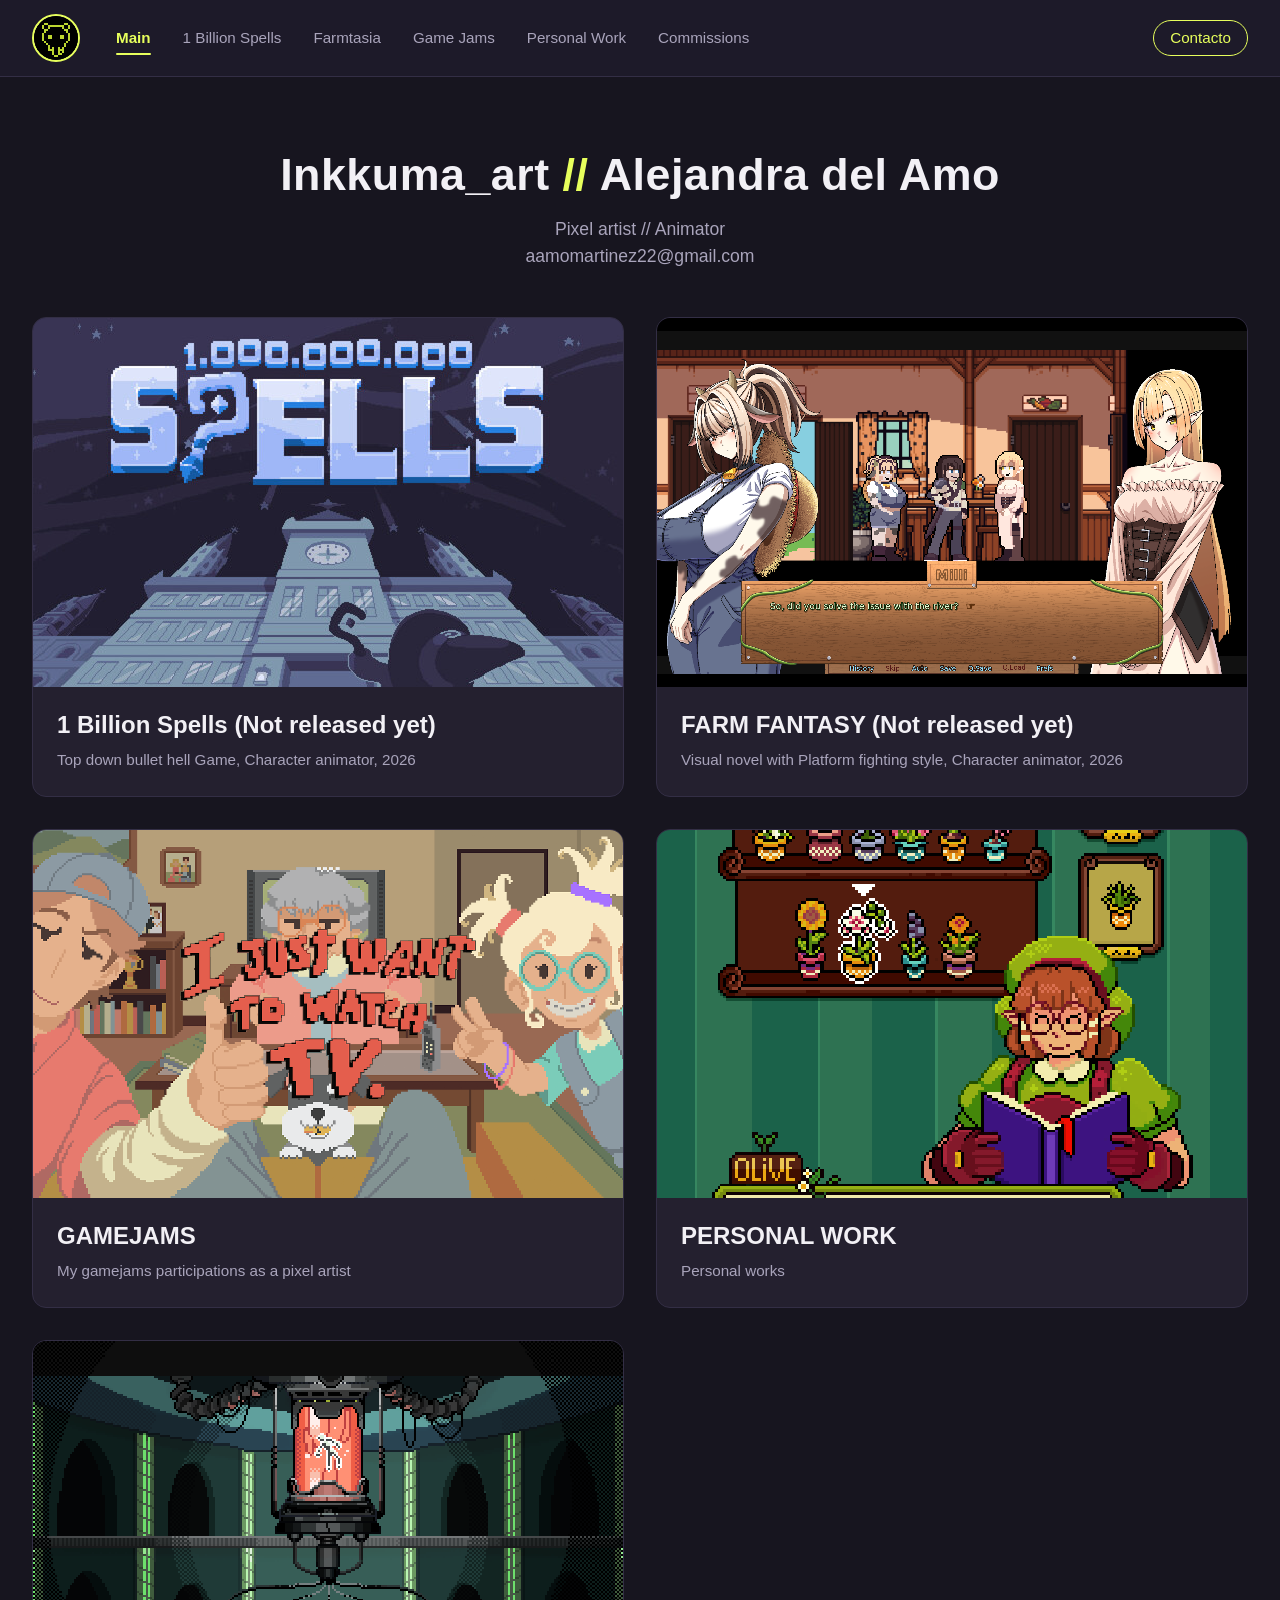
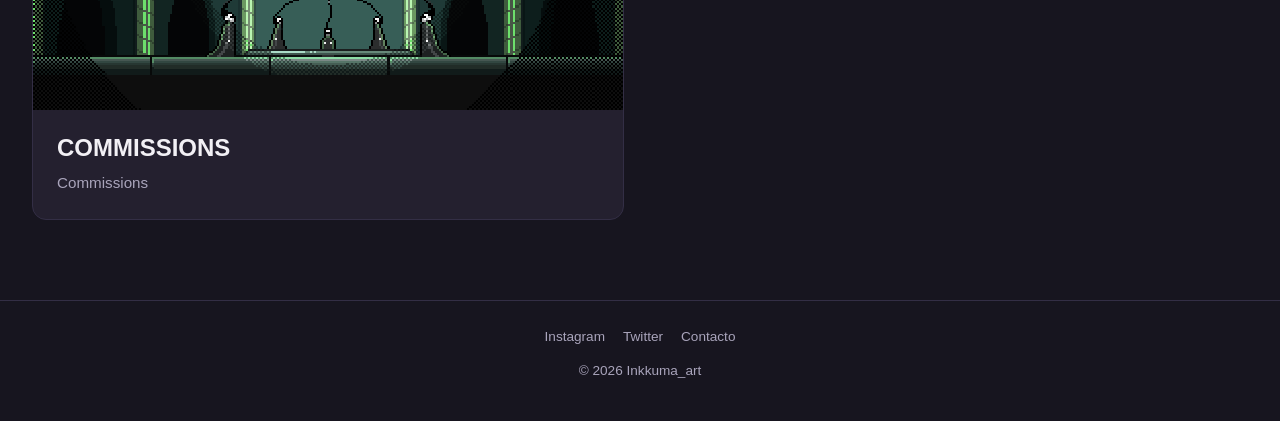
<file: index.html>
<!DOCTYPE html>
<html lang="es">
<head>
  <meta charset="UTF-8" />
  <meta name="viewport" content="width=device-width, initial-scale=1" />
  <title>Alejandra del Amo - Portafolio</title>
  <meta name="description" content="Portafolio de Alejandra del Amo (Inkkuma_art): pixel artist y animadora." />
  <link rel="stylesheet" href="css/style.css" />
  <link rel="icon" type="image/png" href="images/FAVICON.png" />
</head>
<body>

  <header class="site-header">
    <a class="logo" href="index.html">
      <img src="images/LOGO.png" alt="Logo de Inkkuma" />
    </a>
    <nav class="main-nav">
      <a href="index.html" class="active" aria-current="page">Main</a>
      <a href="1Billion.html">1 Billion Spells</a>
      <a href="farmtasia.html">Farmtasia</a>
      <a href="Gamejams.html">Game Jams</a>
      <a href="PersonalWork.html">Personal Work</a>
      <a href="Commissions.html">Commissions</a>
    </nav>
    <a class="contact-link" href="mailto:aamomartinez22@gmail.com">Contacto</a>
  </header>

  <section class="hero">
    <h1>Inkkuma_art <span class="slash">//</span> Alejandra del Amo</h1>
    <p>Pixel artist // Animator</p>
    <p>aamomartinez22@gmail.com</p>
  </section>

  <section class="project-grid">

    <a class="project-card" href="1Billion.html">
      <div class="cover"><img src="images/PORTADA 1 BILLION.jpg" alt="Farmtasia" /></div>
      <div class="card-body">
        <h2>1 Billion Spells (Not released yet)</h2>
        <p class="role">Top down bullet hell Game, Character animator, 2026</p>
      </div>
    </a>
    
    <a class="project-card" href="farmtasia.html">
      <div class="cover"><img src="images/F_CAP_1.png" alt="Farmtasia" /></div>
      <div class="card-body">
        <h2>FARM FANTASY (Not released yet)</h2>
        <p class="role">Visual novel with Platform fighting style, Character animator, 2026</p>
      </div>
    </a>

    <a class="project-card" href="Gamejams.html">
      <div class="cover"><img src="images/TV_PORTADA.png" alt="GAMEJAMS" /></div>
      <div class="card-body">
        <h2>GAMEJAMS</h2>
        <p class="role">My gamejams participations as a pixel artist</p>
      </div>
    </a>

    <a class="project-card" href="PersonalWork.html">
      <!-- La portada original estaba vacía (images/). Cambia este archivo por tu portada. -->
      <div class="cover"><img src="images/Portada_Olive.png" alt="Personal work" /></div>
      <div class="card-body">
        <h2>PERSONAL WORK</h2>
        <p class="role">Personal works</p>
      </div>
    </a>
    
    <a class="project-card" href="Commissions.html">
    
      <div class="cover"><img src="images/Animación_Pixel-export.gif" alt="Commiissions" /></div>
      <div class="card-body">
        <h2>COMMISSIONS</h2>
        <p class="role">Commissions</p>
      </div>
    </a>

  </section>

  <footer class="site-footer">
    <div class="socials">
      <a href="https://www.instagram.com/inkkuma_art/" target="_blank" rel="noopener">Instagram</a>
      <a href="https://twitter.com/" target="_blank" rel="noopener">Twitter</a>
      <a href="mailto:tu-correo@ejemplo.com">Contacto</a>
    </div>
    <p>&copy; 2026 Inkkuma_art</p>
  </footer>

</body>
</html>
</file>
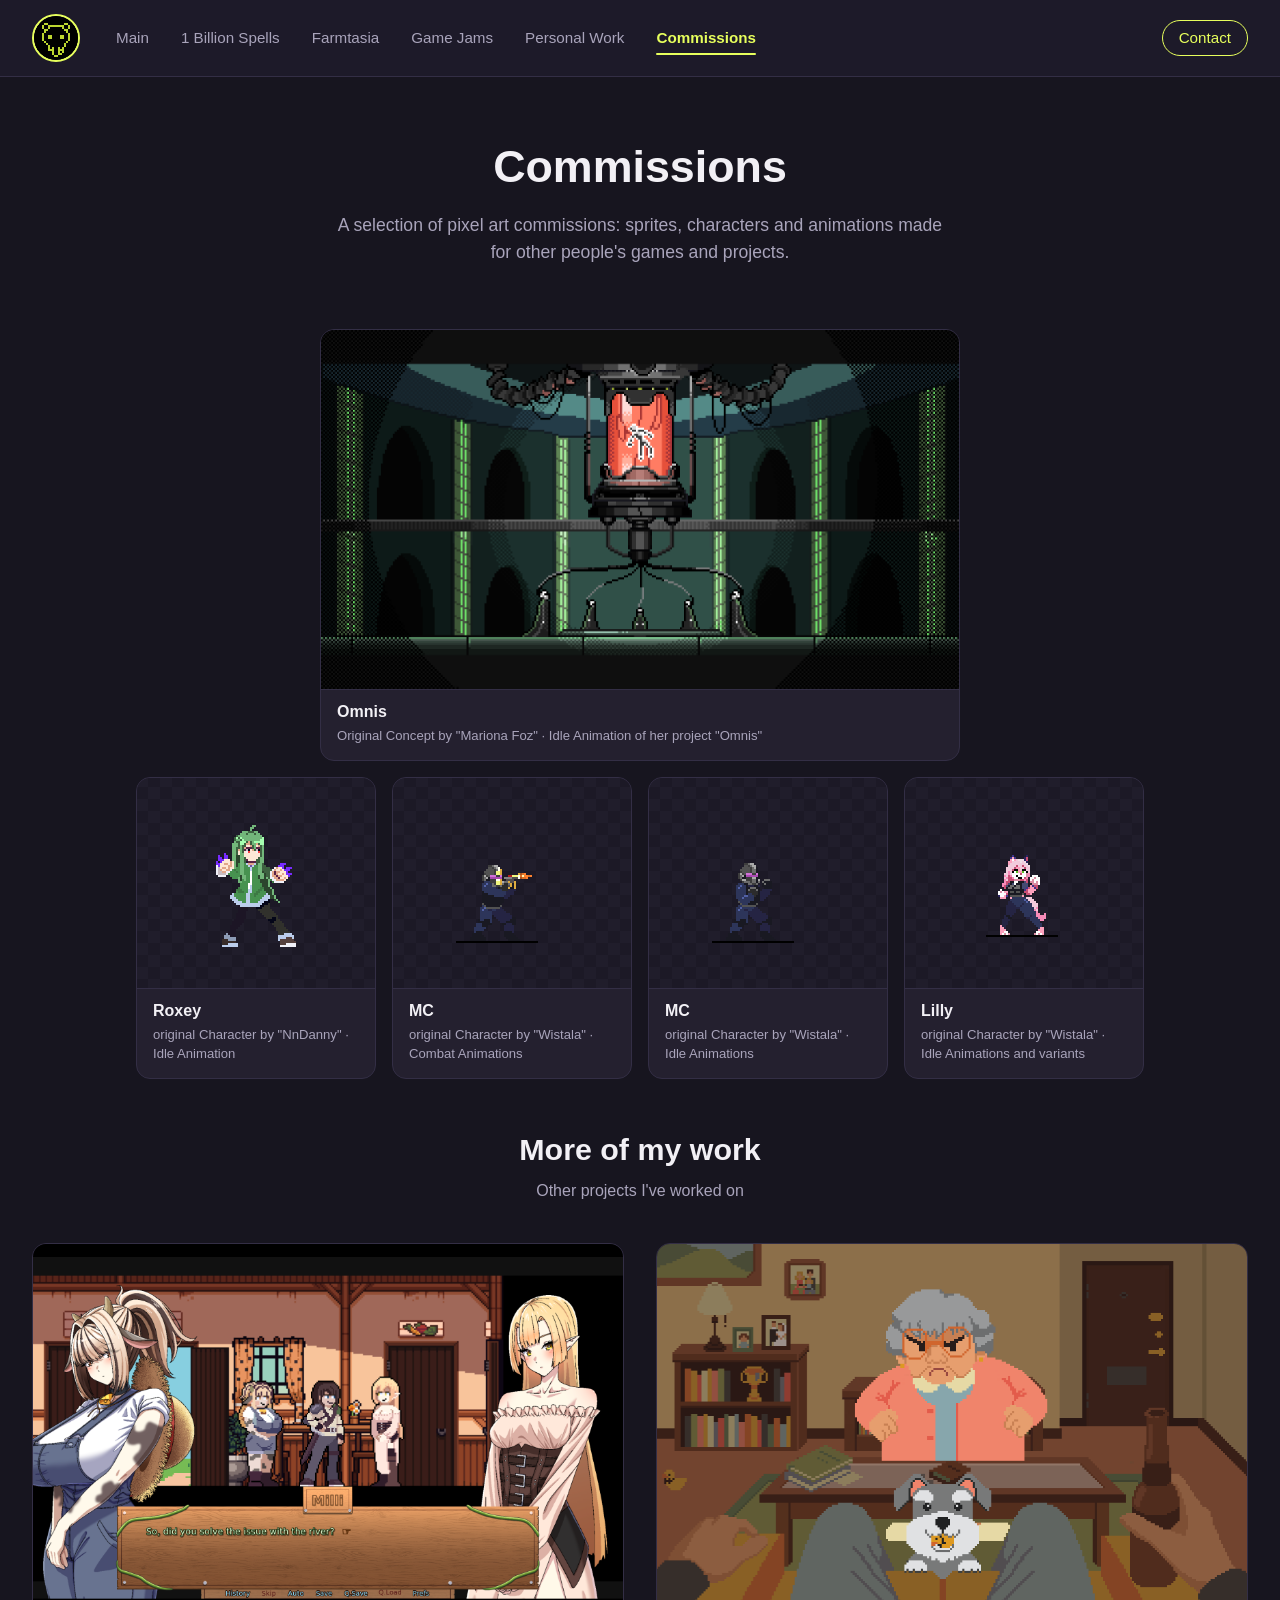
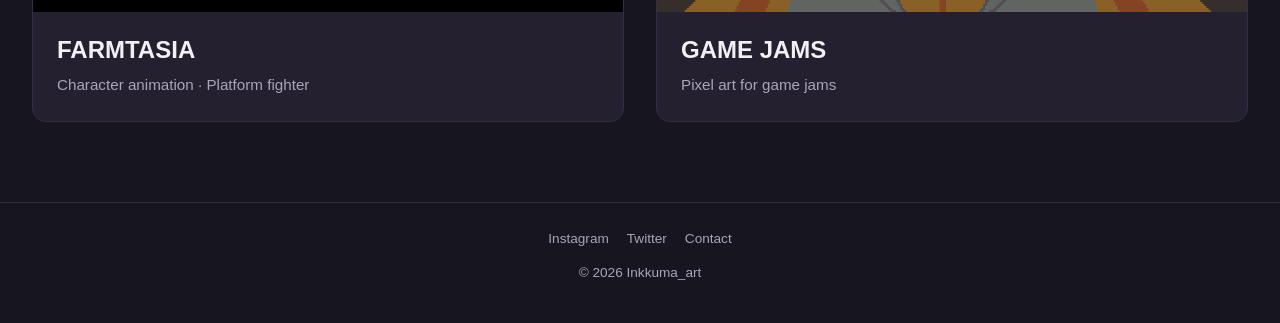
<file: Commissions.html>
<!DOCTYPE html>
<html lang="en">
<head>
  <meta charset="UTF-8" />
  <meta name="viewport" content="width=device-width, initial-scale=1" />
  <title>Commissions - Inkkuma_art</title>
  <meta name="description" content="Pixel art commissions by Inkkuma_art: animated sprites, characters and custom pieces." />
  <link rel="stylesheet" href="css/style.css" />
  <link rel="icon" type="image/png" href="images/FAVICON.png" />
</head>
<body>

  <header class="site-header">
    <a class="logo" href="index.html">
      <img src="images/LOGO.png" alt="Inkkuma logo" />
    </a>
    <nav class="main-nav">
      <a href="index.html">Main</a>
      <a href="1Billion.html">1 Billion Spells</a>
      <a href="farmtasia.html">Farmtasia</a>
      <a href="Gamejams.html">Game Jams</a>
      <a href="PersonalWork.html">Personal Work</a>
      <a href="Commissions.html" class="active" aria-current="page">Commissions</a>
    </nav>
    <a class="contact-link" href="mailto:aamomartinez22@gmail.com">Contact</a>
  </header>

  <!-- ===================== INTRO ===================== -->
  <section class="commissions-hero">
    <h1>Commissions</h1>
    <p class="lead">A selection of pixel art commissions: sprites, characters and animations made for other people's games and projects.</p>
  </section>


  <!-- Pieza destacada: el GIF de pantalla completa, en grande (640px) pero sin pasarse -->
  <section class="showcase showcase-featured">
    <article class="commission-card">
      <div class="stage"><img src="images/Animación_Pixel-export.gif" alt="Idle animation of Mariona Foz concept" /></div>
      <div class="card-body">
        <h3>Omnis</h3>
        <p class="role">Original Concept by "Mariona Foz" · Idle Animation of her project "Omnis" </p>
      </div>
    </article>
  </section>

  <!-- Una tarjeta por encargo. Para añadir otro, copia un <article> entero. -->
  <section class="showcase">
    <article class="commission-card">
      <div class="stage"><img src="images/Roxey.gif" alt="Animated sprite of Roxey" /></div>
      <div class="card-body">
        <h3>Roxey</h3>
        <p class="role">original Character by "NnDanny" · Idle Animation</p>
      </div>
    </article>

    <article class="commission-card">
      <div class="stage"><img src="images/MC.gif" alt="Animated sprite of MC" /></div>
      <div class="card-body">
        <h3>MC</h3>
        <p class="role">original Character by "Wistala" · Combat Animations</p>
      </div>
    </article>

    <article class="commission-card">
      <div class="stage"><img src="images/MC2.gif" alt="Second animation of MC" /></div>
      <div class="card-body">
        <h3>MC</h3>
        <p class="role">original Character by "Wistala" · Idle Animations</p>
      </div>
    </article>

    <article class="commission-card">
      <div class="stage"><img src="images/Lilly.gif" alt="Animated sprite of Lilly" /></div>
      <div class="card-body">
        <h3>Lilly</h3>
        <p class="role">original Character by "Wistala" · Idle Animations and variants</p>
      </div>
    </article>
  </section>

  <!-- ===================== MORE WORK ===================== -->
  <div class="section-title">
    <h2>More of my work</h2>
    <p>Other projects I've worked on</p>
  </div>

  <section class="project-grid more-work">
    <a class="project-card" href="farmtasia.html">
      <div class="cover"><img src="images/F_CAP_1.png" alt="Farmtasia" /></div>
      <div class="card-body">
        <h2>FARMTASIA</h2>
        <p class="role">Character animation · Platform fighter</p>
      </div>
    </a>

    <a class="project-card" href="Gamejams.html">
      <div class="cover"><img src="images/TV_G2.gif" alt="Game Jams" /></div>
      <div class="card-body">
        <h2>GAME JAMS</h2>
        <p class="role">Pixel art for game jams</p>
      </div>
    </a>
  </section>

  <footer class="site-footer">
    <div class="socials">
      <a href="https://www.instagram.com/inkkuma_art/" target="_blank" rel="noopener">Instagram</a>
      <a href="https://twitter.com/" target="_blank" rel="noopener">Twitter</a>
      <a href="mailto:aamomartinez22@gmail.com">Contact</a>
    </div>
    <p>&copy; 2026 Inkkuma_art</p>
  </footer>

  <script>
/* Ajusta cada sprite a un zoom ENTERO (x2, x3, x4...) dentro de su recuadro,
   para que los píxeles se vean nítidos y no borrosos. */
(function () {
  var imgs = Array.prototype.slice.call(document.querySelectorAll('.stage img'));

  function fit(img) {
    var stage = img.parentElement;
    var nw = img.naturalWidth;
    var nh = img.naturalHeight;
    if (!nw || !nh) return;
    var cs = getComputedStyle(stage);
    var w = stage.clientWidth - parseFloat(cs.paddingLeft) - parseFloat(cs.paddingRight);
    var h = stage.clientHeight - parseFloat(cs.paddingTop) - parseFloat(cs.paddingBottom);
    var scale = Math.floor(Math.min(w / nw, h / nh));
    if (scale >= 1) {
      img.style.width = nw * scale + 'px';
      img.style.height = nh * scale + 'px';
      img.style.imageRendering = '';       // zoom entero: píxeles nítidos
    } else {
      img.style.width = '';
      img.style.height = '';
      img.style.imageRendering = 'auto';   // se reduce: suavizado, sin bordes dentados
    }
  }

  imgs.forEach(function (img) {
    if (img.complete) fit(img);
    else img.addEventListener('load', function () { fit(img); });
  });

  window.addEventListener('resize', function () { imgs.forEach(fit); });
})();
  </script>
</body>
</html>
</file>
<file: css/style.css>
/* ======================================
   Portafolio - style.css
   ====================================== */

:root {
  --bg: #17151f;
  --bg-alt: #1f1c2b;
  --card: #24202f;
  --text: #f2f0f5;
  --text-dim: #a9a4bb;
  --accent: rgb(231, 255, 92);
  --accent-hover: #a2d434;
  --border: #332e45;
  --max-width: 1300px;
  --radius: 14px;
}

* {
  box-sizing: border-box;
}

html {
  scroll-behavior: smooth;
}

body {
  margin: 0;
  background: var(--bg);
  color: var(--text);
  font-family: "Segoe UI", Roboto, Helvetica, Arial, sans-serif;
  line-height: 1.5;
  min-height: 100vh;
  display: flex;
  flex-direction: column;
}

main,
.hero,
.project-grid,
.project-header,
.carousel,
.gallery {
  width: 100%;
}

a {
  color: inherit;
  text-decoration: none;
}

img {
  max-width: 100%;
  display: block;
}

:focus-visible {
  outline: 2px solid var(--accent);
  outline-offset: 3px;
}

/* ---------- Header ---------- */

.site-header {
  display: flex;
  align-items: center;
  gap: 24px;
  flex-wrap: wrap;
  padding: 14px 32px;
  background: rgba(31, 28, 43, 0.92);
  backdrop-filter: blur(8px);
  border-bottom: 1px solid var(--border);
  position: sticky;
  top: 0;
  z-index: 100;
}

.logo img {
  width: 48px;
  height: 48px;
  border-radius: 50%;
  border: 2px solid var(--accent);
  image-rendering: pixelated;
  transition: transform 0.2s ease;
}

.logo:hover img {
  transform: rotate(-6deg) scale(1.08);
}

.main-nav {
  display: flex;
  flex-wrap: wrap;
  gap: 8px;
  flex: 1;
}

.main-nav a {
  position: relative;
  font-size: 0.95rem;
  color: var(--text-dim);
  padding: 6px 12px;
  border-radius: 8px;
  transition: color 0.2s ease, background 0.2s ease;
  white-space: nowrap;
}

.main-nav a:hover {
  color: var(--text);
  background: rgba(255, 255, 255, 0.05);
}

/* Página actual: verde del tema */
.main-nav a.active {
  color: var(--accent);
  font-weight: 600;
}

.main-nav a.active::after {
  content: "";
  position: absolute;
  left: 12px;
  right: 12px;
  bottom: 0;
  height: 2px;
  background: var(--accent);
  border-radius: 2px;
}

.contact-link {
  font-size: 0.95rem;
  color: var(--accent);
  border: 1px solid var(--accent);
  padding: 6px 16px;
  border-radius: 999px;
  transition: background 0.2s ease, color 0.2s ease;
}

.contact-link:hover {
  background: var(--accent);
  color: #17151f;
}

/* ---------- Hero ---------- */

.hero {
  max-width: var(--max-width);
  margin: 0 auto;
  padding: 64px 32px 8px;
  text-align: center;
}

.hero h1 {
  font-size: clamp(1.8rem, 4vw, 2.8rem);
  margin: 0 0 8px;
  letter-spacing: 0.5px;
}

.hero h1 .slash {
  color: var(--accent);
}

.hero p {
  color: var(--text-dim);
  margin: 0;
  font-size: 1.1rem;
}

/* ---------- Grid de proyectos (index) ---------- */

.project-grid {
  max-width: var(--max-width);
  margin: 0 auto;
  padding: 40px 32px 80px;
  display: grid;
  grid-template-columns: repeat(auto-fit, minmax(min(100%, 480px), 1fr));
  gap: 32px;
}

.project-card {
  display: flex;
  flex-direction: column;
  background: var(--card);
  border: 1px solid var(--border);
  border-radius: var(--radius);
  overflow: hidden;
  transition: transform 0.25s ease, border-color 0.25s ease, box-shadow 0.25s ease;
}

.project-card:hover {
  transform: translateY(-6px);
  border-color: var(--accent);
  box-shadow: 0 14px 34px rgba(0, 0, 0, 0.4);
}

.project-card .cover {
  overflow: hidden;
  background: var(--bg-alt);
}

.project-card img {
  width: 100%;
  aspect-ratio: 16 / 10;
  object-fit: cover;
  image-rendering: pixelated;
  transition: transform 0.4s ease;
}

.project-card:hover img {
  transform: scale(1.04);
}

.project-card .card-body {
  padding: 20px 24px 24px;
}

.project-card h2 {
  margin: 0 0 6px;
  font-size: 1.5rem;
  transition: color 0.2s ease;
}

.project-card h2::after {
  content: " →";
  color: var(--accent);
  opacity: 0;
  display: inline-block;
  transform: translateX(-6px);
  transition: opacity 0.2s ease, transform 0.2s ease;
}

.project-card:hover h2 {
  color: var(--accent);
}

.project-card:hover h2::after {
  opacity: 1;
  transform: translateX(0);
}

.project-card .role {
  margin: 0;
  color: var(--text-dim);
  font-size: 0.95rem;
}

/* ---------- Página de proyecto ---------- */

.project-header {
  max-width: var(--max-width);
  margin: 0 auto;
  padding: 44px 32px 10px;
  text-align: center;
}

.project-header h1 {
  margin: 0 0 6px;
  font-size: clamp(1.7rem, 3.5vw, 2.4rem);
}

.project-header .role {
  color: var(--text-dim);
  margin: 0;
}

/* Carrusel */

.carousel {
  max-width: 900px;
  margin: 30px auto;
  padding: 0 32px;
}

.carousel-track-wrap {
  position: relative;
  border-radius: var(--radius);
  overflow: hidden;
  background: var(--card);
  border: 1px solid var(--border);
}

.carousel-track {
  display: flex;
  transition: transform 0.4s ease;
}

.carousel-track img {
  width: 100%;
  flex: 0 0 100%;
  aspect-ratio: 16 / 9;
  object-fit: cover;
  /* Se reducen de 1920x1080 a ~836px: con "pixelated" salen bordes dentados.
     "auto" aplica un reescalado suave y se ven nítidas. */
  image-rendering: auto;
  cursor: zoom-in;
}

.carousel-btn {
  position: absolute;
  top: 50%;
  transform: translateY(-50%);
  z-index: 2;
  background: rgba(0, 0, 0, 0.5);
  color: #fff;
  border: none;
  width: 40px;
  height: 40px;
  border-radius: 50%;
  font-size: 1.1rem;
  cursor: pointer;
  transition: background 0.2s ease, color 0.2s ease;
}

.carousel-btn:hover {
  background: var(--accent);
  color: #17151f;
}

.carousel-btn.prev {
  left: 14px;
}

.carousel-btn.next {
  right: 14px;
}

.carousel-counter {
  text-align: center;
  color: var(--text-dim);
  font-size: 0.85rem;
  margin-top: 10px;
}

/* Enlaces del proyecto (debajo del carrusel) */

.project-links {
  max-width: 900px;
  margin: 0 auto 10px;
  padding: 0 32px;
  display: flex;
  flex-wrap: wrap;
  justify-content: center;
  gap: 14px;
}

.project-link {
  display: inline-flex;
  align-items: center;
  gap: 8px;
  padding: 10px 22px;
  border: 1px solid var(--accent);
  border-radius: 999px;
  color: var(--accent);
  font-weight: 600;
  font-size: 0.95rem;
  transition: background 0.2s ease, color 0.2s ease, transform 0.2s ease;
}

.project-link::after {
  content: "→";
  transition: transform 0.2s ease;
}

.project-link:hover {
  background: var(--accent);
  color: #17151f;
  transform: translateY(-2px);
}

.project-link:hover::after {
  transform: translateX(4px);
}

/* Galería */

.gallery {
  max-width: var(--max-width);
  margin: 0 auto;
  padding: 20px 32px 80px;
  display: grid;
  grid-template-columns: repeat(auto-fill, 200px);
  justify-content: center;
  gap: 28px;
}

.gallery .gallery-item {
  position: relative;
  width: 200px;
  height: 160px;
  display: flex;
  align-items: center;
  justify-content: center;
  background: var(--card);
  border-radius: 10px;
  border: 1px solid var(--border);
  transition: transform 0.25s ease, border-color 0.25s ease;
}

.gallery .gallery-item:hover {
  transform: scale(1.8);
  border-color: var(--accent);
  z-index: 5;
  box-shadow: 0 10px 30px rgba(0, 0, 0, 0.5);
}

.gallery img {
  /* Tamaño real de los gifs: se muestran nítidos */
  width: 128px;
  height: 128px;
  object-fit: contain;
  image-rendering: pixelated;
  image-rendering: -moz-crisp-edges;
  image-rendering: crisp-edges;
}

/* Lightbox (vista ampliada del carrusel) */

.lightbox-overlay {
  display: none;
  position: fixed;
  inset: 0;
  background: rgba(23, 21, 31, 0.94);
  z-index: 1000;
  align-items: center;
  justify-content: center;
  padding: 40px;
}

.lightbox-overlay.active {
  display: flex;
}

.lightbox-overlay img {
  max-width: 92vw;
  max-height: 90vh;
  object-fit: contain;
  image-rendering: auto;
  border-radius: 10px;
  border: 1px solid var(--border);
  box-shadow: 0 10px 40px rgba(0, 0, 0, 0.5);
}

.lightbox-close {
  position: absolute;
  top: 20px;
  right: 30px;
  color: var(--text);
  font-size: 2.4rem;
  line-height: 1;
  background: none;
  border: none;
  cursor: pointer;
  transition: color 0.2s ease;
}

.lightbox-close:hover {
  color: var(--accent);
}

/* ---------- Footer ---------- */

.site-footer {
  margin-top: auto;
  border-top: 1px solid var(--border);
  padding: 26px 32px;
  text-align: center;
  color: var(--text-dim);
  font-size: 0.85rem;
}

.site-footer .socials {
  display: flex;
  justify-content: center;
  gap: 18px;
  margin-bottom: 10px;
  flex-wrap: wrap;
}

.site-footer .socials a {
  color: var(--text-dim);
  transition: color 0.2s ease;
}

.site-footer .socials a:hover {
  color: var(--accent);
}

/* ---------- Responsive ---------- */

@media (max-width: 700px) {
  .site-header {
    padding: 12px 18px;
    gap: 12px;
  }
  .main-nav {
    order: 3;
    flex-basis: 100%;
    gap: 2px;
  }
  .hero {
    padding: 40px 18px 8px;
  }
  .project-grid {
    padding: 28px 18px 60px;
  }
  .carousel,
  .project-header,
  .project-links,
  .gallery {
    padding-left: 18px;
    padding-right: 18px;
  }
  .gallery .gallery-item:hover {
    transform: scale(1.4);
  }
}

@media (prefers-reduced-motion: reduce) {
  * {
    transition: none !important;
    scroll-behavior: auto !important;
  }
}

/* ---------- Personal Work: varios proyectos en una página ---------- */

.sub-nav {
  position: sticky;
  top: var(--header-h, 76px); /* justo debajo del header; lo ajusta el script */
  z-index: 90;
  width: 100%;
  padding: 12px 32px;
  display: flex;
  justify-content: center;
  flex-wrap: wrap;
  gap: 10px;
  background: rgba(23, 21, 31, 0.92);
  backdrop-filter: blur(8px);
  border-bottom: 1px solid var(--border);
}

.sub-nav a {
  padding: 8px 18px;
  border: 1px solid var(--border);
  border-radius: 999px;
  color: var(--text-dim);
  font-size: 0.95rem;
  transition: border-color 0.2s ease, color 0.2s ease;
}

.sub-nav a:hover {
  border-color: var(--accent);
  color: var(--accent);
}

.personal-section {
  width: 100%;
  padding: 56px 0 16px;
  scroll-margin-top: calc(var(--header-h, 76px) + var(--subnav-h, 56px) + 12px); /* los menús fijos no tapan el título */
}

.personal-section + .personal-section {
  border-top: 1px solid var(--border);
  margin-top: 24px;
}

.personal-head {
  max-width: 900px;
  margin: 0 auto;
  padding: 0 32px;
  text-align: center;
}

.personal-head h2 {
  margin: 0 0 6px;
  font-size: clamp(1.5rem, 3vw, 2rem);
}

.personal-head .role {
  color: var(--text-dim);
  margin: 0;
}

.back-top {
  display: block;
  text-align: center;
  color: var(--text-dim);
  font-size: 0.85rem;
  padding: 0 32px 24px;
  transition: color 0.2s ease;
}

.back-top:hover {
  color: var(--accent);
}

@media (max-width: 700px) {
  .sub-nav,
  .personal-head,
  .back-top {
    padding-left: 18px;
    padding-right: 18px;
  }
}

/* ---------- Galería de sprites (Farmtasia) ----------
   Zoom al pasar el ratón: 128px -> 256px (exactamente x2).
   Con un múltiplo entero cada píxel del sprite se convierte en un bloque 2x2
   perfecto; con x1.8 salían píxeles de tamaños desiguales y se veía borroso.
   La imagen cambia de tamaño real (no con transform) para que se dibuje nítida. */

.gallery-sprites .gallery-item {
  position: relative;
  isolation: isolate;
  background: none;
  border: none;
}

.gallery-sprites .gallery-item:hover {
  transform: none;
  box-shadow: none;
}

.gallery-sprites .gallery-item::before {
  content: "";
  position: absolute;
  top: 0;
  right: 0;
  bottom: 0;
  left: 0;
  z-index: -1;
  background: var(--card);
  border: 1px solid var(--border);
  border-radius: 10px;
  transition: top 0.2s ease, right 0.2s ease, bottom 0.2s ease, left 0.2s ease,
              border-color 0.2s ease, box-shadow 0.2s ease;
}

.gallery-sprites img {
  /* El reset global "img { max-width: 100% }" limitaba el zoom a 200px
     (el ancho de la casilla) y rompía el x2 exacto. */
  max-width: none;
  max-height: none;
  transition: width 0.2s ease, height 0.2s ease;
}

@media (hover: hover) {
  .gallery-sprites .gallery-item:hover {
    z-index: 5;
  }

  .gallery-sprites .gallery-item:hover::before {
    top: -64px;
    bottom: -64px;
    left: -36px;
    right: -36px;
    border-color: var(--accent);
    box-shadow: 0 10px 30px rgba(0, 0, 0, 0.5);
  }

  .gallery-sprites .gallery-item:hover img {
    width: 256px;
    height: 256px;
  }
}

/* ---------- Personal Work: navegación fluida y secciones ---------- */

.sub-nav a.active {
  border-color: var(--accent);
  color: var(--accent);
  background: rgba(231, 255, 92, 0.08);
}

.personal-section .carousel {
  margin-top: 28px;
}

.personal-section .gallery {
  padding-top: 28px;
  padding-bottom: 24px;
}

/* Carrusel de merch: no recorta nada (GIFs cuadrados, fotos...) */
.carousel-square {
  max-width: 760px;
}

.carousel-square .carousel-track img {
  object-fit: contain;
}

/* Añade la clase "carousel-pixel" al carrusel si son GIFs pequeños de pixel art
   y se ven borrosos al ampliarse */
.carousel-pixel .carousel-track img {
  image-rendering: pixelated;
}

@media (max-width: 700px) {
  .sub-nav {
    padding: 10px 18px;
    flex-wrap: nowrap;
    overflow-x: auto;
    justify-content: center;
    justify-content: safe center;
    scrollbar-width: none;
  }
  .sub-nav::-webkit-scrollbar {
    display: none;
  }
  .sub-nav a {
    flex: 0 0 auto;
    white-space: nowrap;
  }
}

/* ---------- Commissions ---------- */

.commissions-hero {
  width: 100%;
  max-width: 760px;
  margin: 0 auto;
  padding: 56px 32px 8px;
  text-align: center;
}

.commissions-hero h1 {
  margin: 0 0 12px;
  font-size: clamp(1.9rem, 4vw, 2.8rem);
}

.commissions-hero .lead {
  margin: 0 auto 28px;
  max-width: 620px;
  color: var(--text-dim);
  font-size: 1.1rem;
}

.status-pill {
  display: inline-flex;
  align-items: center;
  gap: 8px;
  margin: 0 0 16px;
  padding: 4px 14px;
  border: 1px solid var(--border);
  border-radius: 999px;
  font-size: 0.85rem;
  color: var(--text-dim);
}

.status-pill::before {
  content: "";
  width: 8px;
  height: 8px;
  border-radius: 50%;
  background: var(--accent);
}

.status-pill.closed::before {
  background: #e0566b;
}

.section-title {
  width: 100%;
  max-width: var(--max-width);
  margin: 0 auto;
  padding: 48px 32px 0;
  text-align: center;
}

.section-title h2 {
  margin: 0 0 6px;
  font-size: clamp(1.4rem, 3vw, 1.9rem);
}

.section-title p {
  margin: 0;
  color: var(--text-dim);
}

/* Trabajos: pocas piezas, pero grandes y bien presentadas */

.showcase {
  width: 100%;
  max-width: 1100px;
  margin: 0 auto;
  padding: 28px 32px 0;
  display: flex;
  flex-wrap: wrap;
  justify-content: center; /* si sobra una pieza, queda centrada */
  gap: 16px;
}

.commission-card {
  flex: 0 1 240px; /* 4 por fila en escritorio */
  min-width: 0;
  background: var(--card);
  border: 1px solid var(--border);
  border-radius: var(--radius);
  overflow: hidden;
  transition: transform 0.25s ease, border-color 0.25s ease, box-shadow 0.25s ease;
}

.commission-card:hover {
  transform: translateY(-4px);
  border-color: var(--accent);
  box-shadow: 0 14px 34px rgba(0, 0, 0, 0.4);
}

.commission-card .stage {
  height: 210px;
  padding: 12px;
  display: flex;
  align-items: center;
  justify-content: center;
  background: repeating-conic-gradient(#201d2b 0% 25%, #1c1926 0% 50%) 50% / 24px 24px;
}

.commission-card .stage img {
  max-width: 100%;
  max-height: 100%;
  image-rendering: pixelated; /* el script ajusta un zoom entero: píxeles nítidos */
}

.commission-card .card-body {
  padding: 10px 16px 14px;
  border-top: 1px solid var(--border);
}

.commission-card h3 {
  margin: 0 0 2px;
  font-size: 1rem;
}

.commission-card .role {
  margin: 0;
  color: var(--text-dim);
  font-size: 0.82rem;
}

/* Qué hago */

.services {
  width: 100%;
  max-width: 1100px;
  margin: 0 auto;
  padding: 28px 32px 0;
  display: grid;
  grid-template-columns: repeat(auto-fit, minmax(min(100%, 300px), 1fr));
  gap: 20px;
}

.service {
  background: var(--card);
  border: 1px solid var(--border);
  border-radius: var(--radius);
  padding: 24px;
}

.service h3 {
  margin: 0 0 8px;
  font-size: 1.1rem;
  color: var(--accent);
}

.service p {
  margin: 0;
  color: var(--text-dim);
  font-size: 0.95rem;
}

/* Cómo funciona */

.steps {
  list-style: none;
  counter-reset: step;
  width: 100%;
  max-width: 1100px;
  margin: 0 auto;
  padding: 28px 32px 0;
  display: grid;
  grid-template-columns: repeat(auto-fit, minmax(min(100%, 230px), 1fr));
  gap: 20px;
}

.steps li {
  counter-increment: step;
  background: var(--card);
  border: 1px solid var(--border);
  border-radius: var(--radius);
  padding: 22px 22px 24px;
}

.steps li::before {
  content: counter(step, decimal-leading-zero);
  display: block;
  margin-bottom: 6px;
  color: var(--accent);
  font-family: Consolas, "Courier New", monospace;
  font-size: 1.5rem;
  font-weight: 700;
}

.steps h3 {
  margin: 0 0 6px;
  font-size: 1.05rem;
}

.steps p {
  margin: 0;
  color: var(--text-dim);
  font-size: 0.93rem;
}

/* Llamada a la acción */

.cta-block {
  width: calc(100% - 64px);
  max-width: 760px;
  margin: 72px auto 0;
  padding: 40px 32px;
  text-align: center;
  background: var(--card);
  border: 1px solid var(--border);
  border-radius: var(--radius);
}

.cta-block h2 {
  margin: 0 0 8px;
  font-size: clamp(1.4rem, 3vw, 1.8rem);
}

.cta-block p {
  margin: 0 0 22px;
  color: var(--text-dim);
}

.cta-block .alt {
  margin: 18px 0 0;
  font-size: 0.9rem;
}

.cta-block .alt a {
  color: var(--accent);
}

.more-work .project-card img {
  image-rendering: auto; /* capturas grandes: reescalado suave */
}

@media (max-width: 700px) {
  .commissions-hero,
  .section-title,
  .showcase,
  .services,
  .steps {
    padding-left: 18px;
    padding-right: 18px;
  }
  .cta-block {
    width: calc(100% - 36px);
    padding: 32px 20px;
  }
  .showcase {
    gap: 12px;
  }
  .commission-card {
    flex-basis: calc(50% - 6px); /* 2 por fila en móvil */
  }
  .commission-card .stage {
    height: 180px;
    padding: 8px;
  }
  .section-title {
    padding-top: 36px;
  }
}

/* ---------- Olive: sprites grandes y vídeo ---------- */

.gallery-big {
  display: flex;            /* una sola fila en escritorio */
  flex-wrap: wrap;
  justify-content: center;
  gap: 20px;
}

.gallery-big .gallery-item {
  flex: 0 0 auto;
  width: 280px;
  height: 280px;
}

/* En pantallas más estrechas, 2 por fila (así no queda una suelta) */
@media (max-width: 1243px) {
  .gallery-big {
    max-width: 644px;
  }
}

.gallery-big img {
  width: 256px;   /* x2 exacto de un sprite de 128px: píxeles nítidos */
  height: 256px;
  max-width: none;
}

.gallery-big .gallery-item:hover {
  transform: none; /* ya son grandes: solo resalta el borde */
  border-color: var(--accent);
  box-shadow: 0 10px 30px rgba(0, 0, 0, 0.5);
}

.video-block {
  max-width: 900px;
  margin: 8px auto 0;
  padding: 0 32px 24px;
  text-align: center;
}

.video-block h3 {
  margin: 0 0 12px;
  font-size: 1.1rem;
  color: var(--text-dim);
  font-weight: 600;
}

/* Vídeo vertical: se muestra a su proporción real, sin barras negras alrededor */
.video-block video {
  display: block;
  width: auto;
  height: auto;
  max-width: 100%;
  max-height: 75vh;   /* no ocupa más que la pantalla */
  margin: 0 auto;
  border-radius: var(--radius);
}

.video-block iframe {
  display: block;
  width: 100%;
  aspect-ratio: 16 / 9;
  background: #000;
  border: 0;
  border-radius: var(--radius);
}

@media (max-width: 700px) {
  .video-block {
    padding-left: 18px;
    padding-right: 18px;
  }
}

/* ---------- Olive: sprites a la izquierda, vídeo vertical a la derecha ---------- */

.olive-layout {
  max-width: 1100px;
  margin: 0 auto;
  padding: 28px 32px 24px;
  display: flex;
  justify-content: center;
  align-items: flex-start;
  gap: 32px;
}

/* Sprites en 2x2: 2 casillas de 280px + hueco de 20px = 580px */
.olive-layout .gallery-big {
  flex: 0 0 auto;
  width: 580px;
  max-width: none;
  margin: 0;
  padding: 0;
}

/* El vídeo mide lo mismo que los sprites (2 filas = 580px de alto) */
.olive-layout .video-block {
  flex: 0 0 auto;
  max-width: none;
  margin: 0;
  padding: 0;
}

.olive-layout .video-block video {
  height: 580px;
  width: auto;
  max-width: 100%;
  max-height: none;
}

.olive-layout .video-block h3 {
  margin: 10px 0 0;
}

/* Pantallas estrechas: se apilan (sprites arriba, vídeo debajo) */
@media (max-width: 1000px) {
  .olive-layout {
    flex-direction: column;
    align-items: center;
  }
  .olive-layout .gallery-big {
    width: 100%;
    max-width: 580px;
  }
  .olive-layout .video-block video {
    height: auto;
    max-height: 75vh;
  }
}

@media (max-width: 700px) {
  .olive-layout {
    padding-left: 18px;
    padding-right: 18px;
  }
}

/* ---------- Commissions: pieza destacada (GIF de pantalla completa) ---------- */

.showcase-featured .commission-card {
  flex: 0 1 640px; /* grande, pero sin obligar a bajar mucho */
}

.showcase-featured .commission-card .stage {
  height: auto;
  aspect-ratio: 16 / 9;
  padding: 0;
}

.showcase-featured + .showcase {
  padding-top: 16px;
}
</file>
